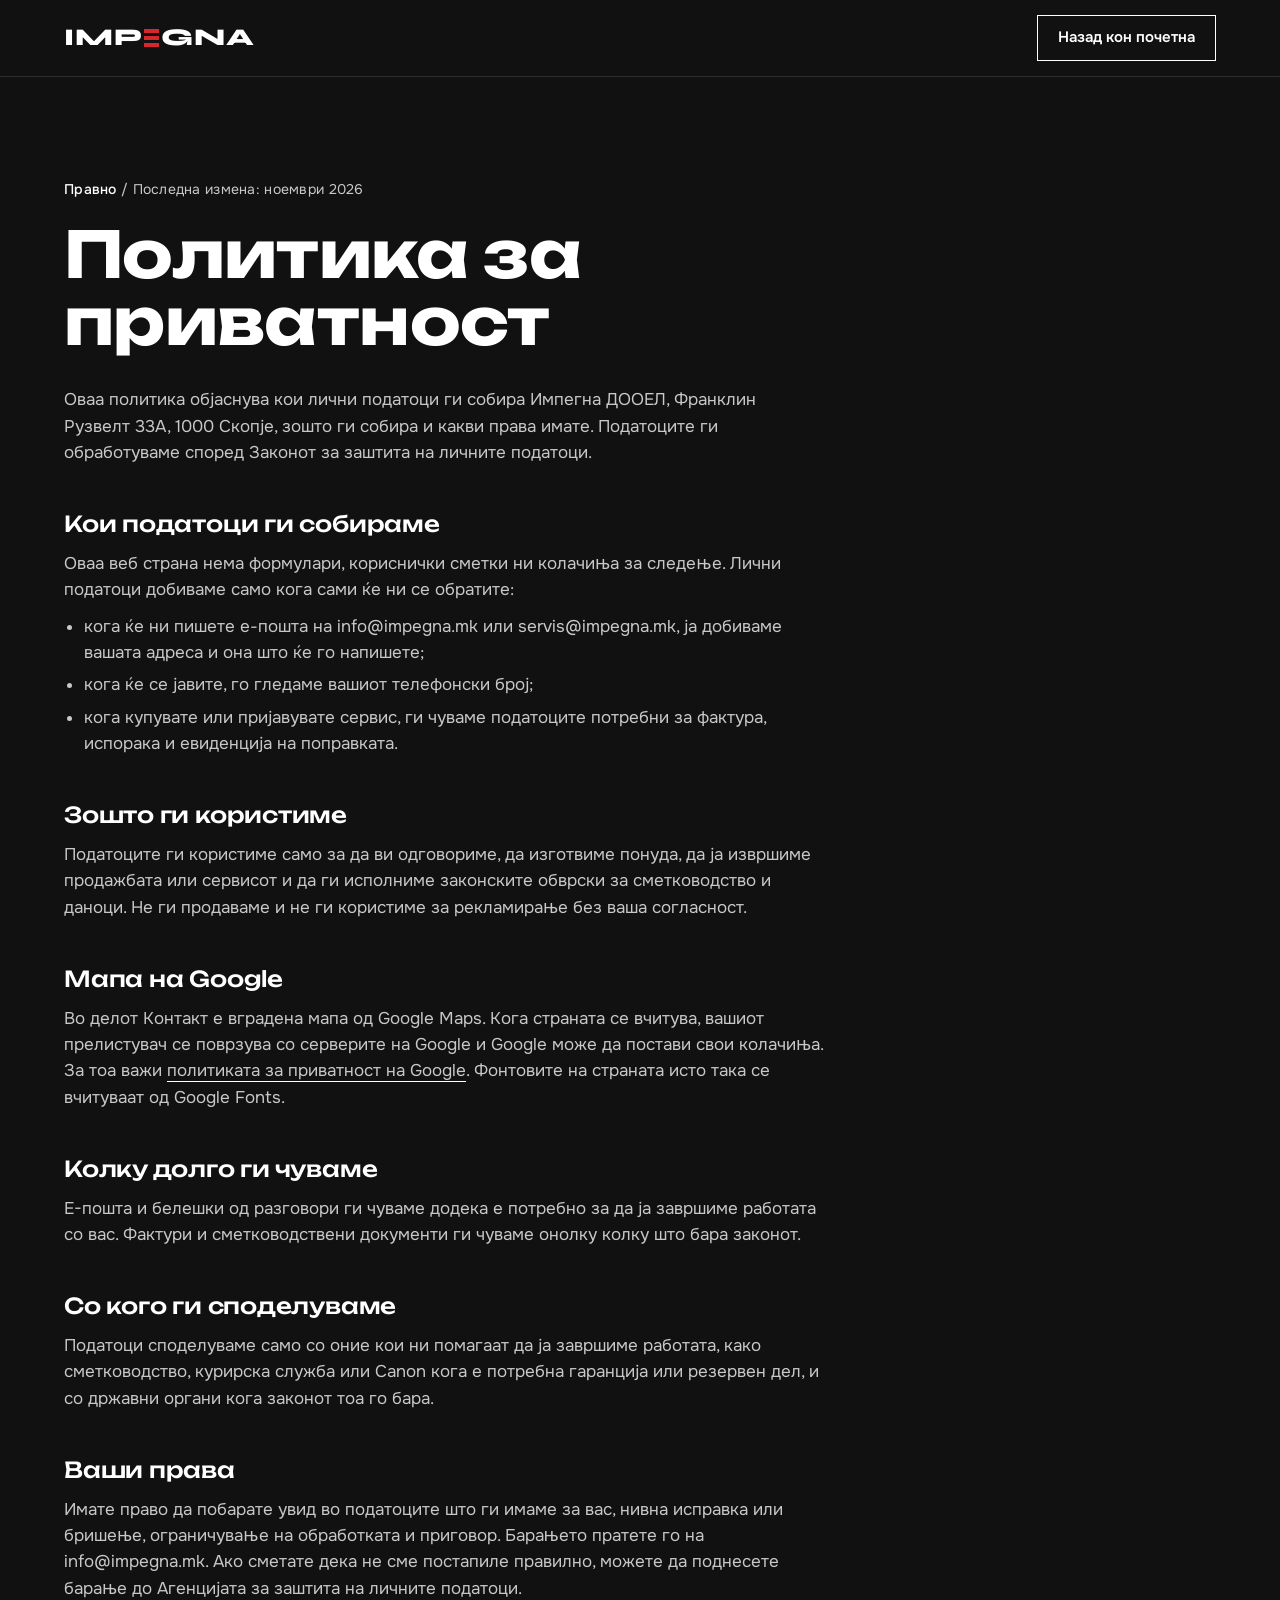
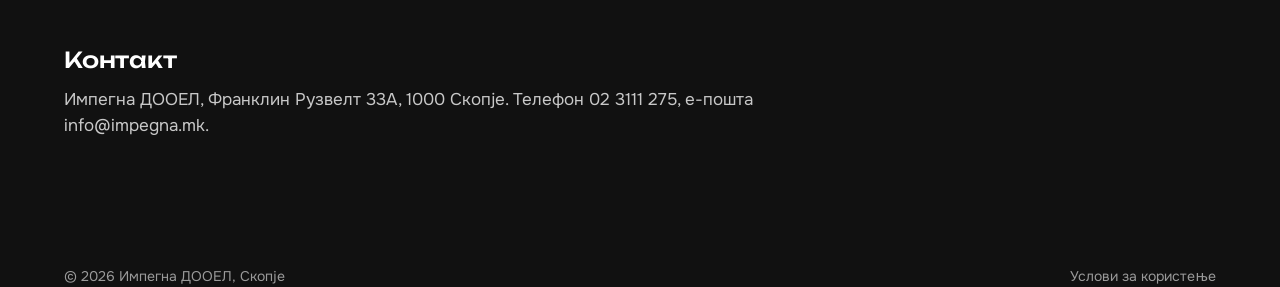
<file: privatnost.html>
<!DOCTYPE html>
<html lang="mk">
<head>
<meta charset="utf-8">
<meta name="viewport" content="width=device-width, initial-scale=1">
<title>Политика за приватност | Импегна</title>
<meta name="description" content="Како Импегна ДООЕЛ ги обработува личните податоци.">
<meta name="theme-color" content="#111111">
<link rel="preconnect" href="https://fonts.googleapis.com">
<link rel="preconnect" href="https://fonts.gstatic.com" crossorigin>
<link href="https://fonts.googleapis.com/css2?family=Onest:wght@400;500;600&family=Syne:wght@800&family=Unbounded:wght@500;700&display=swap" rel="stylesheet">
<link rel="stylesheet" href="style.css">
</head>
<body>
<header class="nav">
  <div class="wrap">
    <a href="index.html" class="logo" aria-label="Импегна, почетна">IMP<span class="e" aria-hidden="true"><i></i><i></i><i></i></span>GNA</a>
    <a class="btn" href="index.html">Назад кон почетна</a>
  </div>
</header>

<main class="wrap">
  <article class="legal">
    <p class="label"><b>Правно</b> / Последна измена: ноември 2026</p>
    <h1>Политика за приватност</h1>

    <p>Оваа политика објаснува кои лични податоци ги собира Импегна ДООЕЛ, Франклин Рузвелт 33А, 1000 Скопје, зошто ги собира и какви права имате. Податоците ги обработуваме според Законот за заштита на личните податоци.</p>

    <h2>Кои податоци ги собираме</h2>
    <p>Оваа веб страна нема формулари, кориснички сметки ни колачиња за следење. Лични податоци добиваме само кога сами ќе ни се обратите:</p>
    <ul>
      <li>кога ќе ни пишете е-пошта на info@impegna.mk или servis@impegna.mk, ја добиваме вашата адреса и она што ќе го напишете;</li>
      <li>кога ќе се јавите, го гледаме вашиот телефонски број;</li>
      <li>кога купувате или пријавувате сервис, ги чуваме податоците потребни за фактура, испорака и евиденција на поправката.</li>
    </ul>

    <h2>Зошто ги користиме</h2>
    <p>Податоците ги користиме само за да ви одговориме, да изготвиме понуда, да ја извршиме продажбата или сервисот и да ги исполниме законските обврски за сметководство и даноци. Не ги продаваме и не ги користиме за рекламирање без ваша согласност.</p>

    <h2>Мапа на Google</h2>
    <p>Во делот Контакт е вградена мапа од Google Maps. Кога страната се вчитува, вашиот прелистувач се поврзува со серверите на Google и Google може да постави свои колачиња. За тоа важи <a href="https://policies.google.com/privacy" target="_blank" rel="noopener">политиката за приватност на Google</a>. Фонтовите на страната исто така се вчитуваат од Google Fonts.</p>

    <h2>Колку долго ги чуваме</h2>
    <p>Е-пошта и белешки од разговори ги чуваме додека е потребно за да ја завршиме работата со вас. Фактури и сметководствени документи ги чуваме онолку колку што бара законот.</p>

    <h2>Со кого ги споделуваме</h2>
    <p>Податоци споделуваме само со оние кои ни помагаат да ја завршиме работата, како сметководство, курирска служба или Canon кога е потребна гаранција или резервен дел, и со државни органи кога законот тоа го бара.</p>

    <h2>Ваши права</h2>
    <p>Имате право да побарате увид во податоците што ги имаме за вас, нивна исправка или бришење, ограничување на обработката и приговор. Барањето пратете го на info@impegna.mk. Ако сметате дека не сме постапиле правилно, можете да поднесете барање до Агенцијата за заштита на личните податоци.</p>

    <h2>Контакт</h2>
    <p>Импегна ДООЕЛ, Франклин Рузвелт 33А, 1000 Скопје. Телефон 02 3111 275, е-пошта info@impegna.mk.</p>
  </article>
</main>

<footer class="wrap">
  <div class="bottom">
    <span>© 2026 Импегна ДООЕЛ, Скопје</span>
    <span><a href="uslovi.html">Услови за користење</a></span>
  </div>
</footer>
</body>
</html>
</file>
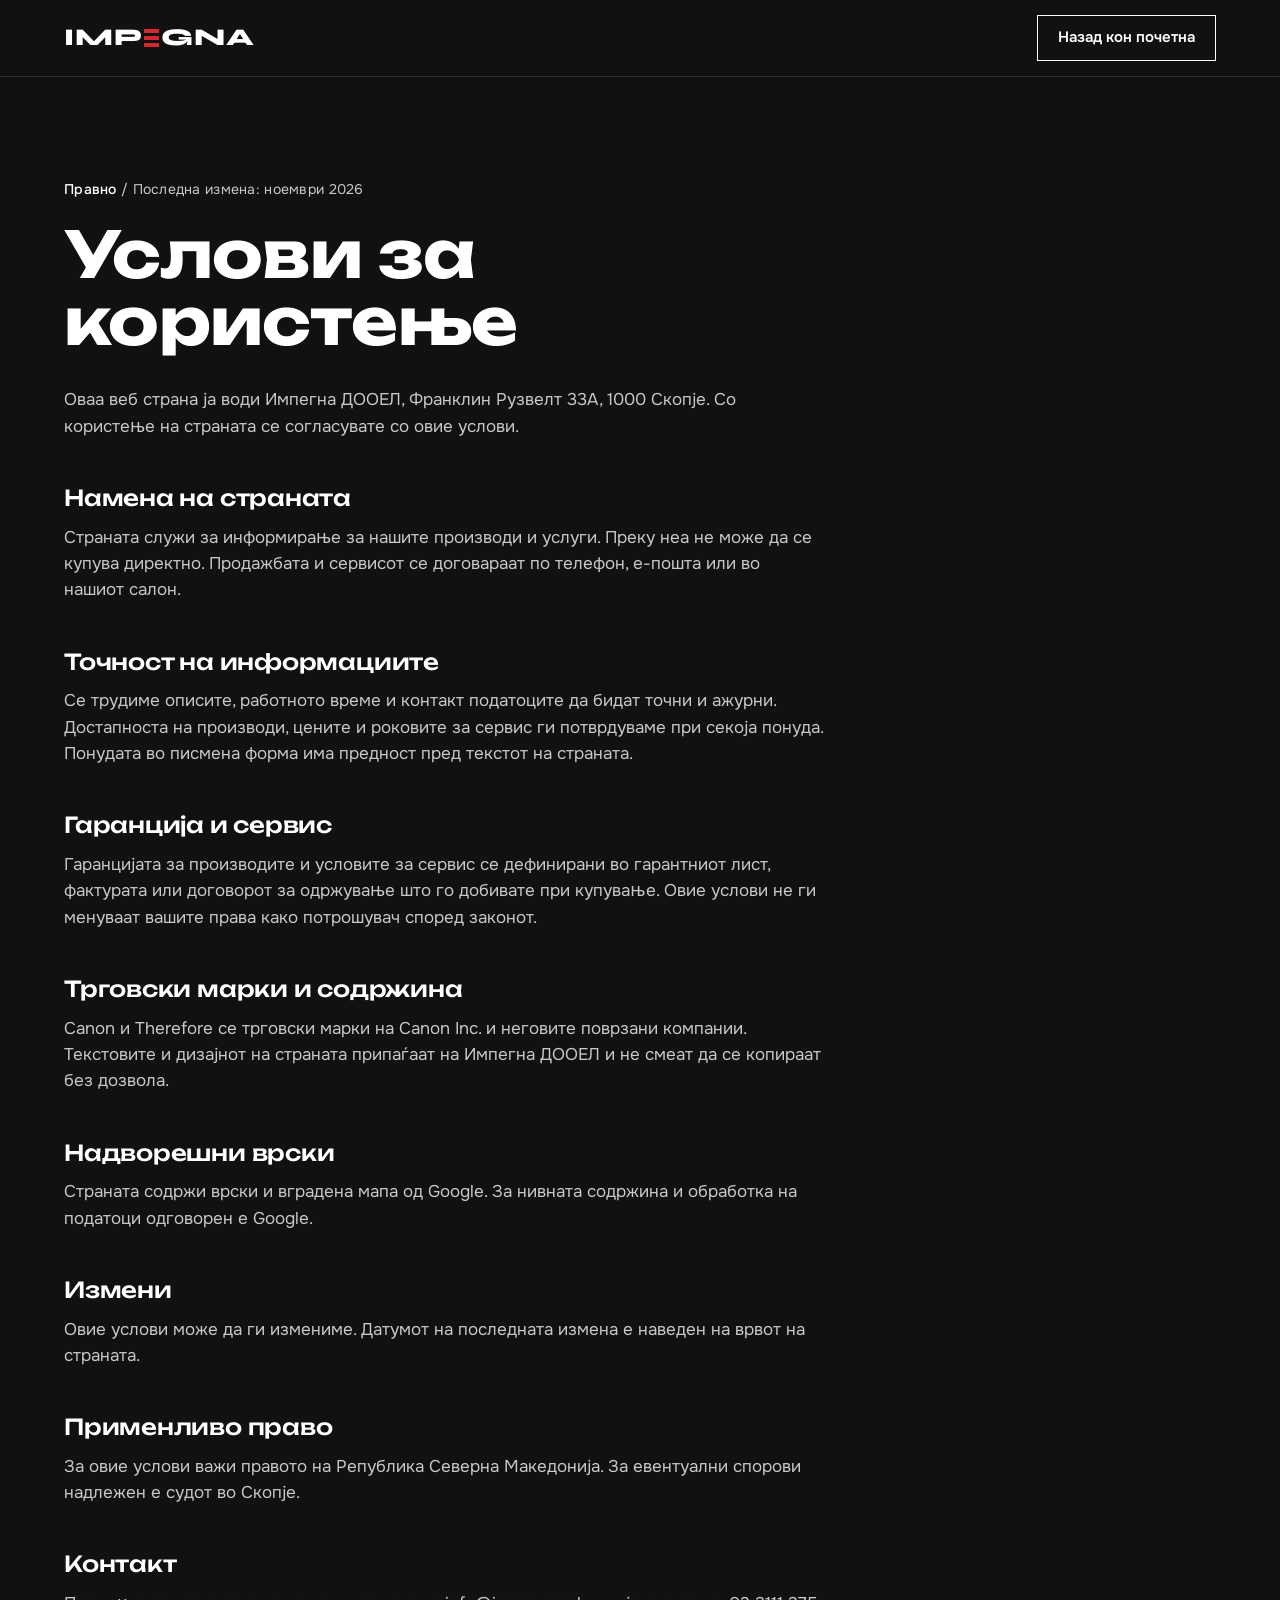
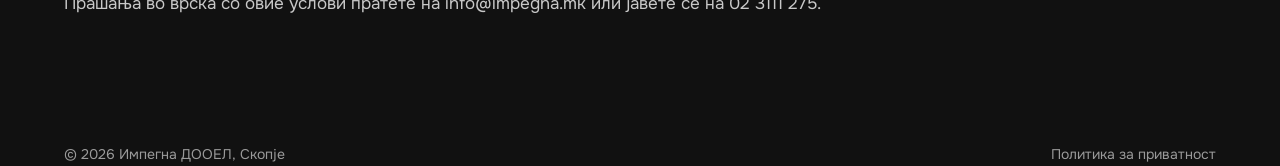
<file: uslovi.html>
<!DOCTYPE html>
<html lang="mk">
<head>
<meta charset="utf-8">
<meta name="viewport" content="width=device-width, initial-scale=1">
<title>Услови за користење | Импегна</title>
<meta name="description" content="Услови за користење на веб страната на Импегна ДООЕЛ.">
<meta name="theme-color" content="#111111">
<link rel="preconnect" href="https://fonts.googleapis.com">
<link rel="preconnect" href="https://fonts.gstatic.com" crossorigin>
<link href="https://fonts.googleapis.com/css2?family=Onest:wght@400;500;600&family=Syne:wght@800&family=Unbounded:wght@500;700&display=swap" rel="stylesheet">
<link rel="stylesheet" href="style.css">
</head>
<body>
<header class="nav">
  <div class="wrap">
    <a href="index.html" class="logo" aria-label="Импегна, почетна">IMP<span class="e" aria-hidden="true"><i></i><i></i><i></i></span>GNA</a>
    <a class="btn" href="index.html">Назад кон почетна</a>
  </div>
</header>

<main class="wrap">
  <article class="legal">
    <p class="label"><b>Правно</b> / Последна измена: ноември 2026</p>
    <h1>Услови за користење</h1>

    <p>Оваа веб страна ја води Импегна ДООЕЛ, Франклин Рузвелт 33А, 1000 Скопје. Со користење на страната се согласувате со овие услови.</p>

    <h2>Намена на страната</h2>
    <p>Страната служи за информирање за нашите производи и услуги. Преку неа не може да се купува директно. Продажбата и сервисот се договараат по телефон, е-пошта или во нашиот салон.</p>

    <h2>Точност на информациите</h2>
    <p>Се трудиме описите, работното време и контакт податоците да бидат точни и ажурни. Достапноста на производи, цените и роковите за сервис ги потврдуваме при секоја понуда. Понудата во писмена форма има предност пред текстот на страната.</p>

    <h2>Гаранција и сервис</h2>
    <p>Гаранцијата за производите и условите за сервис се дефинирани во гарантниот лист, фактурата или договорот за одржување што го добивате при купување. Овие услови не ги менуваат вашите права како потрошувач според законот.</p>

    <h2>Трговски марки и содржина</h2>
    <p>Canon и Therefore се трговски марки на Canon Inc. и неговите поврзани компании. Текстовите и дизајнот на страната припаѓаат на Импегна ДООЕЛ и не смеат да се копираат без дозвола.</p>

    <h2>Надворешни врски</h2>
    <p>Страната содржи врски и вградена мапа од Google. За нивната содржина и обработка на податоци одговорен е Google.</p>

    <h2>Измени</h2>
    <p>Овие услови може да ги измениме. Датумот на последната измена е наведен на врвот на страната.</p>

    <h2>Применливо право</h2>
    <p>За овие услови важи правото на Република Северна Македонија. За евентуални спорови надлежен е судот во Скопје.</p>

    <h2>Контакт</h2>
    <p>Прашања во врска со овие услови пратете на info@impegna.mk или јавете се на 02 3111 275.</p>
  </article>
</main>

<footer class="wrap">
  <div class="bottom">
    <span>© 2026 Импегна ДООЕЛ, Скопје</span>
    <span><a href="privatnost.html">Политика за приватност</a></span>
  </div>
</footer>
</body>
</html>
</file>
<file: style.css>
:root{
  --bg:#111111;
  --panel:#1A1A1A;
  --line:#2E2E2E;
  --text:#FFFFFF;
  --muted:#9A9A9A;
  --soft:#C8C8C8;
  --accent:#2B5D80;
  --red:#D7262E;
  --paper:#F5F4F1;
  --px:clamp(16px,5vw,80px);
}
*{box-sizing:border-box;border-radius:0;margin:0;padding:0}
html{-webkit-text-size-adjust:100%;text-size-adjust:100%;scroll-behavior:smooth}
body{background:var(--bg);color:var(--text);font-family:'Onest',system-ui,sans-serif;font-size:17px;line-height:1.55;overflow-x:hidden}
a{color:inherit;text-decoration:none}
img{max-width:100%;display:block}
h1,h2,h3{font-family:'Unbounded',sans-serif;font-weight:700;line-height:1.05;letter-spacing:-0.01em}
.wrap{padding:0 var(--px)}
.label{font-size:14px;color:var(--muted);letter-spacing:.02em}
.label b{color:var(--text);font-weight:500}

/* logo */
.logo{display:inline-flex;align-items:center;font-family:'Syne',sans-serif;font-weight:800;font-size:24px;letter-spacing:.04em;line-height:1}
.logo .e{display:inline-flex;flex-direction:column;justify-content:space-between;width:.62em;height:.72em;margin:0 .06em}
.logo .e i{display:block;height:.15em;background:var(--red)}

/* nav */
.nav{position:sticky;top:0;z-index:20;background:var(--bg);border-bottom:1px solid var(--line)}
.nav .wrap{display:flex;align-items:center;justify-content:space-between;height:76px;gap:24px}
.nav nav{display:flex;gap:48px;font-size:15px}
.nav nav a:hover{color:var(--muted)}
.btn{display:inline-flex;align-items:center;justify-content:center;height:56px;padding:0 28px;border:1px solid var(--text);font-weight:600;font-size:16px;white-space:nowrap}
.btn:hover{background:var(--text);color:var(--bg)}
.btn.solid{background:var(--text);color:var(--bg)}
.btn.solid:hover{background:transparent;color:var(--text)}
.nav .btn{height:46px;padding:0 20px;font-size:15px}

/* hero */
.hero{padding-top:clamp(56px,10vw,140px);padding-bottom:clamp(48px,7vw,96px);border-bottom:1px solid var(--line)}
.hero h1{font-size:clamp(44px,9vw,132px);margin:28px 0 36px;max-width:12ch}
.hero p.lead{font-size:clamp(18px,1.7vw,22px);color:var(--soft);max-width:44ch}
.hero .actions{display:flex;flex-wrap:wrap;gap:16px;margin-top:40px}
.facts{display:grid;grid-template-columns:repeat(4,1fr);margin-top:clamp(56px,8vw,112px);border-top:1px solid var(--line)}
.facts div{padding:24px 24px 0 0}
.facts div+div{padding-left:24px;border-left:1px solid var(--line)}
.facts strong{display:block;font-family:'Unbounded',sans-serif;font-weight:500;font-size:clamp(26px,3vw,40px);line-height:1.1}
.facts span{display:block;margin-top:8px;font-size:14px;color:var(--muted)}

/* marquee */
.band{overflow:hidden;border-bottom:1px solid var(--line);background:var(--panel)}
.band .track{display:flex;width:max-content;animation:marquee 40s linear infinite}
.band span{font-family:'Unbounded',sans-serif;font-weight:500;font-size:clamp(20px,2.4vw,30px);padding:26px 0;white-space:nowrap}
.band span::after{content:"/";color:var(--red);margin:0 36px}
@keyframes marquee{from{transform:translateX(0)}to{transform:translateX(-50%)}}
@media (prefers-reduced-motion:reduce){.band .track{animation:none}}

/* sections */
section.block{padding-top:clamp(72px,10vw,140px);padding-bottom:clamp(72px,10vw,140px);border-bottom:1px solid var(--line)}
.head{display:grid;grid-template-columns:1fr 1.4fr;gap:40px;align-items:end;margin-bottom:clamp(40px,6vw,80px)}
.head h2{font-size:clamp(34px,5.2vw,76px);margin-top:20px}
.head p{color:var(--soft);font-size:18px;max-width:52ch}

/* about */
.about{display:grid;grid-template-columns:1fr 1fr;gap:clamp(32px,6vw,96px)}
.about p{color:var(--soft);font-size:clamp(18px,1.6vw,21px)}
.about p+p{margin-top:20px}
.about .big{font-family:'Unbounded',sans-serif;font-weight:500;color:var(--text);font-size:clamp(22px,2.4vw,32px);line-height:1.3}
.partners{border-top:1px solid var(--line)}
.partners div{display:flex;justify-content:space-between;gap:16px;padding:20px 0;border-bottom:1px solid var(--line)}
.partners dt{font-weight:500}
.partners dd{color:var(--muted);text-align:right}

/* services list */
.rows{border-top:1px solid var(--line)}
.row{display:grid;grid-template-columns:120px 1fr 1.2fr;gap:24px;padding:32px 0;border-bottom:1px solid var(--line);align-items:baseline}
.row .n{font-size:14px;color:var(--muted)}
.row h3{font-size:clamp(22px,2.4vw,34px);font-weight:500}
.row p{color:var(--soft)}

/* service process */
.light{background:var(--paper);color:#1A1A1A}
.light .label{color:#6B6B69}
.light .label b{color:#1A1A1A}
.light .head p{color:#4A4A4A}
.steps{display:grid;grid-template-columns:repeat(4,1fr);border-top:1px solid #1A1A1A}
.steps div{padding:28px 28px 8px 0}
.steps div+div{padding-left:28px;border-left:1px solid #C8C8C8}
.steps .n{font-family:'Unbounded',sans-serif;font-size:48px;font-weight:500;color:var(--accent);line-height:1}
.steps h3{font-size:20px;font-weight:500;margin:28px 0 12px;line-height:1.25}
.steps p{color:#4A4A4A;font-size:16px}
.light .btn{border-color:#1A1A1A}
.light .btn.solid{background:#1A1A1A;color:var(--paper)}
.light .btn.solid:hover{background:transparent;color:#1A1A1A}
.callout{display:flex;flex-wrap:wrap;gap:16px;align-items:center;justify-content:space-between;margin-top:clamp(40px,6vw,72px);padding-top:32px;border-top:1px solid #C8C8C8}
.callout p{font-family:'Unbounded',sans-serif;font-weight:500;font-size:clamp(20px,2.2vw,28px);line-height:1.3;max-width:28ch}

/* digitization */
.split{display:grid;grid-template-columns:1fr 1fr;gap:clamp(32px,6vw,96px)}
.split p{color:var(--soft)}
.split p+p{margin-top:18px}
.quote{font-family:'Unbounded',sans-serif;font-weight:500;font-size:clamp(26px,3.4vw,48px);line-height:1.15}
.quote em{font-style:normal;color:var(--muted)}

/* reviews summary */
.score{display:grid;grid-template-columns:auto 1fr;gap:clamp(32px,6vw,96px);align-items:center}
.score .num{font-family:'Unbounded',sans-serif;font-weight:700;font-size:clamp(96px,14vw,200px);line-height:.9}
.score p{color:var(--soft);font-size:clamp(18px,1.6vw,21px);max-width:46ch}
.score p+p{margin-top:16px}
.score a{border-bottom:1px solid var(--text)}

/* contact */
.contact{display:grid;grid-template-columns:1fr 1fr;gap:clamp(32px,6vw,96px)}
.contact dl div{padding:22px 0;border-bottom:1px solid var(--line)}
.contact dl div:first-child{border-top:1px solid var(--line)}
.contact dt{font-size:14px;color:var(--muted);margin-bottom:6px}
.contact dd{font-family:'Unbounded',sans-serif;font-weight:500;font-size:clamp(18px,1.9vw,24px);line-height:1.3;word-break:break-word}
.contact dd a:hover{color:var(--muted)}
.map{border:1px solid var(--line);min-height:420px;background:var(--panel)}
.map iframe{width:100%;height:100%;min-height:420px;border:0;display:block;filter:grayscale(1) invert(.9) contrast(.9)}

/* footer */
footer{padding:56px 0 40px}
footer .top{display:flex;flex-wrap:wrap;justify-content:space-between;gap:32px;padding-bottom:40px;border-bottom:1px solid var(--line)}
footer .links{display:flex;flex-wrap:wrap;gap:32px;font-size:15px}
footer .links a:hover{color:var(--muted)}
footer .bottom{display:flex;flex-wrap:wrap;justify-content:space-between;gap:16px;padding-top:24px;font-size:14px;color:var(--muted)}

/* legal pages */
.legal{max-width:760px;padding-top:clamp(56px,8vw,112px);padding-bottom:clamp(56px,8vw,112px)}
.legal h1{font-size:clamp(34px,5vw,64px);margin:20px 0 32px}
.legal h2{font-size:22px;font-weight:500;margin:44px 0 12px;line-height:1.3}
.legal p,.legal li{color:var(--soft)}
.legal p+p{margin-top:14px}
.legal ul{padding-left:20px;margin-top:10px}
.legal li+li{margin-top:6px}
.legal a{border-bottom:1px solid var(--text)}

@media (max-width:980px){
  .nav nav{display:none}
  .head,.about,.split,.contact,.score{grid-template-columns:1fr}
  .row{grid-template-columns:64px 1fr}
  .row p{grid-column:2}
  .steps{grid-template-columns:1fr 1fr}
  .steps div:nth-child(3){padding-left:0;border-left:0}
  .steps div{border-bottom:1px solid #C8C8C8;padding-bottom:28px}
  .facts{grid-template-columns:1fr 1fr}
  .facts div:nth-child(3){padding-left:0;border-left:0}
  .facts div{padding-bottom:24px}
}
@media (max-width:560px){
  body{font-size:16px}
  .nav .btn{display:none}
  .hero .actions .btn{width:100%}
  .steps{grid-template-columns:1fr}
  .steps div,.steps div+div{padding-left:0;border-left:0}
  .row{grid-template-columns:1fr;gap:8px}
  .row p{grid-column:1}
  .partners div{flex-direction:column;gap:4px}
  .partners dd{text-align:left}
  .map,.map iframe{min-height:320px}
}
</file>
